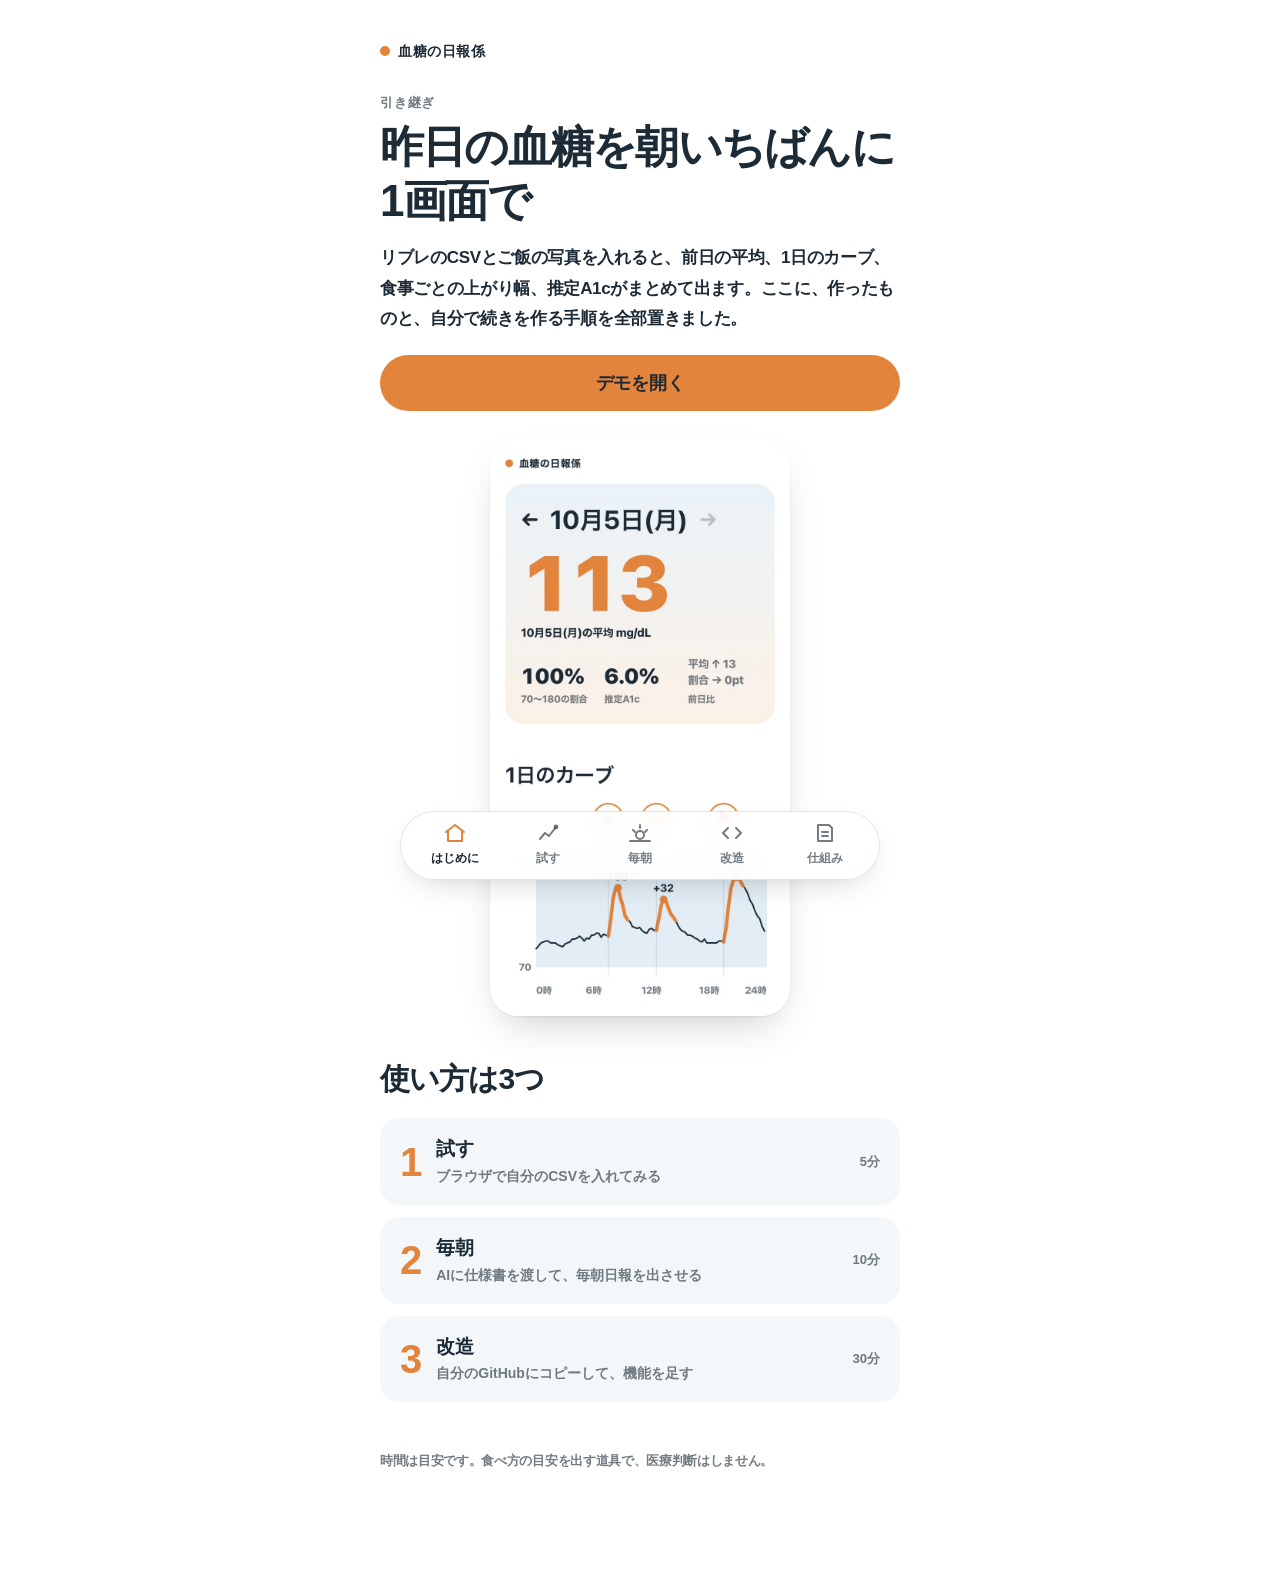
<file: hikitsugi/index.html>
<!doctype html>
<html lang="ja">
<head>
<meta charset="utf-8">
<meta name="viewport" content="width=device-width,initial-scale=1,viewport-fit=cover">
<meta name="color-scheme" content="light">
<meta name="robots" content="noindex">
<title>血糖の日報係 引き継ぎ</title>
<link rel="icon" href="data:image/svg+xml,%3Csvg xmlns='http://www.w3.org/2000/svg' viewBox='0 0 64 64'%3E%3Crect width='64' height='64' rx='14' fill='%23e3843c'/%3E%3Cpath d='M10 44 L24 30 L34 38 L54 16' fill='none' stroke='%231d2b36' stroke-width='7' stroke-linecap='round' stroke-linejoin='round'/%3E%3C/svg%3E">
<style>
:root{--ink:#1d2b36;--sub:rgba(29,43,54,.62);--acc:#e3843c;--sky:#e2edf5;--card:#f3f7fa;--rule:rgba(29,43,54,.12)}
*{box-sizing:border-box;margin:0;padding:0}
html{color-scheme:light;-webkit-text-size-adjust:100%}
body{background:#fff;color:var(--ink);font:800 16px/1.7 -apple-system,BlinkMacSystemFont,"Hiragino Sans","Hiragino Kaku Gothic ProN","Noto Sans JP",sans-serif;letter-spacing:-.02em;-webkit-font-smoothing:antialiased;line-break:strict;overflow-wrap:anywhere}
h1,h2,h3,.way b{word-break:keep-all}
a{color:inherit}
main{max-width:560px;margin:0 auto;padding:20px 20px calc(110px + env(safe-area-inset-bottom))}
section{display:none}
section.on{display:block;animation:in .28s cubic-bezier(.2,.7,.2,1)}
@keyframes in{from{opacity:0;transform:translateY(6px)}}
.brand{font-size:14px;letter-spacing:.04em}
.brand::before{content:"";display:inline-block;width:10px;height:10px;border-radius:50%;background:var(--acc);margin-right:8px}
.eyebrow{font-size:13px;color:var(--sub);letter-spacing:.06em}
h1{font-size:clamp(34px,10vw,44px);line-height:1.22;letter-spacing:-.04em;margin-top:6px}
h2{font-size:30px;line-height:1.28;letter-spacing:-.03em;margin-top:6px}
h3{font-size:20px;line-height:1.4}
p{font-weight:600}
.lead{font-size:17px;line-height:1.8;margin-top:16px}
.sub{color:var(--sub)}
.sky{margin-top:28px;padding:24px 20px;border-radius:24px;background:linear-gradient(180deg,#eaf2f8,#fcf1e7)}
.btn{display:flex;align-items:center;justify-content:center;gap:8px;min-height:56px;margin-top:20px;border-radius:999px;background:var(--acc);color:var(--ink);font-size:18px;text-decoration:none;transition:transform .12s cubic-bezier(.34,1.56,.64,1)}
.btn:active{transform:scale(.98)}
.btn.ghost{background:#fff;box-shadow:inset 0 0 0 2px var(--ink)}
.shot{display:block;width:78%;height:auto;max-width:300px;margin:28px auto 0;border-radius:28px;box-shadow:0 1px 2px rgba(29,43,54,.08),0 18px 40px -16px rgba(29,43,54,.28)}
.ways{display:grid;gap:12px;margin-top:20px}
.way{display:grid;grid-template-columns:auto 1fr auto;gap:4px 16px;align-items:center;padding:18px 20px;border-radius:20px;background:var(--card);text-decoration:none;cursor:pointer;border:0;font:inherit;color:inherit;text-align:left;width:100%}
.way .k{grid-row:span 2;font-size:40px;line-height:1;color:var(--acc);letter-spacing:-.05em;font-variant-numeric:tabular-nums}
.way b{font-size:19px;line-height:1.35}
.way span{font-size:14px;font-weight:600;color:var(--sub);line-height:1.5}
.way i{grid-row:span 2;font-style:normal;font-size:13px;color:var(--sub)}
.block{margin-top:44px}
.steps{list-style:none;counter-reset:s;margin-top:20px}
.steps>li{counter-increment:s;position:relative;padding:0 0 28px 52px}
.steps>li::before{content:counter(s);position:absolute;left:0;top:-2px;font-size:34px;line-height:1;color:var(--acc);letter-spacing:-.05em}
.steps>li:not(:last-child)::after{content:"";position:absolute;left:11px;top:44px;bottom:10px;width:2px;background:var(--sky)}
.steps p{font-size:15.5px;line-height:1.8;margin-top:4px}
code,.path{font-family:ui-monospace,"SF Mono",Menlo,monospace;font-weight:600;font-size:.88em;background:var(--card);padding:1px 6px;border-radius:6px;letter-spacing:0}
.note{margin-top:8px;padding:16px 18px;border-radius:16px;background:var(--card);font-size:14.5px;line-height:1.75}
.copy{position:relative;margin-top:12px;border-radius:16px;background:var(--card);padding:16px 18px 64px;font-weight:600;font-size:15px;line-height:1.8;white-space:pre-wrap}
.copy button,.cbtn{font:inherit;font-size:15px;cursor:pointer;border:0;border-radius:999px;background:var(--ink);color:#fff;padding:10px 18px;min-height:44px}
.copy button{position:absolute;right:12px;bottom:12px}
.cbtn{margin-top:12px}
.copied{background:var(--acc)!important;color:var(--ink)!important}
pre.out{margin-top:16px;padding:20px;border-radius:20px;background:linear-gradient(180deg,#eaf2f8,#fcf1e7);font:600 13.5px/1.75 ui-monospace,"SF Mono",Menlo,monospace;letter-spacing:0;white-space:pre-wrap;overflow-wrap:anywhere}
dl.map{margin-top:16px;border-top:1px solid var(--rule)}
dl.map div{display:grid;grid-template-columns:minmax(0,9.5em) 1fr;gap:12px;padding:14px 0;border-bottom:1px solid var(--rule)}
dl.map dt{font:600 13.5px/1.6 ui-monospace,"SF Mono",Menlo,monospace;letter-spacing:0}
dl.map dd{font-weight:600;font-size:14.5px;line-height:1.65}
ol.next{margin-top:16px;padding-left:1.4em}
ol.next li{padding:6px 0 10px}
ol.next li::marker{color:var(--acc)}
ol.next p{font-size:14.5px;line-height:1.75;color:var(--sub)}
.tbl{margin-top:16px;border-top:1px solid var(--rule)}
.tbl div{display:grid;grid-template-columns:7em 1fr;gap:12px;padding:12px 0;border-bottom:1px solid var(--rule)}
.tbl b{font-size:15px}
.tbl span{font-weight:600;font-size:14.5px;line-height:1.65}
.rules{list-style:none;margin-top:16px;display:grid;gap:10px}
.rules li{display:grid;grid-template-columns:4.6em 1fr;gap:12px;align-items:baseline;padding:14px 16px;border-radius:16px;background:var(--card)}
.rules b{font-size:15px;font-variant-numeric:tabular-nums}
.rules span{font-weight:600;font-size:14.5px;line-height:1.6}
.keep{display:grid;gap:12px;margin-top:16px}
.keep div{padding:18px 20px;border-radius:20px;background:var(--card)}
.keep p{font-size:14.5px;line-height:1.7;color:var(--sub);margin-top:2px}
.foot{margin-top:48px;font-size:13px;color:var(--sub)}
nav{position:fixed;left:50%;bottom:0;transform:translateX(-50%);width:100%;max-width:560px;display:flex;background:rgba(255,255,255,.9);-webkit-backdrop-filter:blur(14px);backdrop-filter:blur(14px);border-top:1px solid var(--rule);padding-bottom:env(safe-area-inset-bottom);z-index:9}
nav button{flex:1;display:flex;flex-direction:column;align-items:center;gap:3px;padding:9px 0 11px;border:0;background:none;font:inherit;font-size:12px;color:var(--sub);cursor:pointer;min-height:56px}
nav svg{width:24px;height:24px;fill:none;stroke:currentColor;stroke-width:2;stroke-linecap:round;stroke-linejoin:round}
nav button[aria-current=page]{color:var(--ink)}
nav button[aria-current=page] svg{stroke:var(--acc)}
:focus-visible{outline:3px solid var(--acc);outline-offset:2px}
@media(min-width:900px){main{padding-top:40px}nav{bottom:20px;border:1px solid var(--rule);border-radius:999px;max-width:480px;padding:0 8px;box-shadow:0 12px 32px -16px rgba(29,43,54,.3)}}
@media(prefers-reduced-motion:reduce){*{animation:none!important;transition:none!important}}
</style>
</head>
<body>
<main>
<p class="brand">血糖の日報係</p>

<section id="home">
  <p class="eyebrow" style="margin-top:28px">引き継ぎ</p>
  <h1>昨日の血糖を<wbr>朝いちばんに<wbr>1画面で</h1>
  <p class="lead">リブレのCSVとご飯の写真を入れると、前日の平均、1日のカーブ、食事ごとの上がり幅、推定A1cがまとめて出ます。ここに、作ったものと、自分で続きを作る手順を全部置きました。</p>
  <a class="btn" href="../" target="_blank" rel="noopener">デモを開く</a>
  <img class="shot" src="screen.jpg" alt="デモの画面。10月5日の平均113、目標内100%、推定A1c 6.0%、1日のカーブ" width="390" height="750">
  <div class="block">
    <h2>使い方は3つ</h2>
    <div class="ways">
      <button class="way" data-go="try"><span class="k">1</span><b>試す</b><i>5分</i><span>ブラウザで自分のCSVを入れてみる</span></button>
      <button class="way" data-go="daily"><span class="k">2</span><b>毎朝</b><i>10分</i><span>AIに仕様書を渡して、毎朝日報を出させる</span></button>
      <button class="way" data-go="build"><span class="k">3</span><b>改造</b><i>30分</i><span>自分のGitHubにコピーして、機能を足す</span></button>
    </div>
  </div>
  <p class="foot">時間は目安です。食べ方の目安を出す道具で、医療判断はしません。</p>
</section>

<section id="try">
  <p class="eyebrow" style="margin-top:28px">1 試す</p>
  <h2>自分のデータで<wbr>試す</h2>
  <ol class="steps">
    <li><h3>CSVを書き出す</h3><p>パソコンで libreview.com にログインし、「血糖値データのダウンロード」からCSVを保存します。スマホのLibreLinkアプリからは出せません。</p></li>
    <li><h3>デモに入れる</h3><p>デモのいちばん下「データを入れる」を開いて、CSVをドロップします。丸1日そろっている最後の日が出ます。</p></li>
    <li><h3>ご飯の写真を足す</h3><p>同じ欄に写真をまとめて入れると、撮った時刻で食事の位置が決まります。写真はこの端末の外に出ません。</p></li>
  </ol>
  <p class="note">Claude APIキーを入れた時だけ、写真から料理名と主食の量を読みます。入れなくても計算は全部動きます。</p>
  <a class="btn" href="../" target="_blank" rel="noopener">デモを開く</a>
</section>

<section id="daily">
  <p class="eyebrow" style="margin-top:28px">2 毎朝</p>
  <h2>毎朝の日報を<wbr>AIに出させる</h2>
  <p class="lead">デモは開いた時だけ動きます。毎朝読む形にしたい時は、AIに仕様書を覚えさせるのが早いです。</p>
  <ol class="steps">
    <li><h3>仕様書をコピー</h3><p>計算式とコメントのルールが全部入った文書です。</p><button class="cbtn" data-copy-url="../SPEC-for-AI.md">仕様書をコピー</button></li>
    <li><h3>AIに覚えさせる</h3><p>Claudeなら「プロジェクト」を作って「プロジェクトの指示」に貼ります。ChatGPTならGPTsの指示に貼ります。</p></li>
    <li><h3>朝に送る</h3><p>CSVと前日のご飯写真を送って「昨日の日報」とだけ書きます。</p></li>
    <li><h3>週末にまとめる</h3><p>1週間分のCSVで「今週の日報」と送ると、日ごとの表と、上がり幅の大きかった食事が出ます。</p></li>
  </ol>
  <div class="block">
    <h3>返ってくる日報</h3>
<pre class="out"># 10月5日（月）の日報

昨日の平均 113 mg/dL（前日 +13）
目標内の時間 100%（前日 ±0pt）
推定A1c 6.0%（GMI・推定値）

## 食事
### 19:30 焼肉＋白ごはん
食前 96 → ピーク 163（+67・75分後）
主食が多かったかも。白米を減らすか、野菜から食べる
戻りが遅い。食後に10分歩く

## きょうの1つ
夕食の白ごはんを半分にして、同じ焼肉で上がり幅がどう変わるか見る</pre>
  </div>
</section>

<section id="build">
  <p class="eyebrow" style="margin-top:28px">3 改造</p>
  <h2>自分のものにして<wbr>続きを作る</h2>
  <ol class="steps">
    <li><h3>Forkする</h3><p><a href="https://github.com/Yukitchy/kettou-nippou" target="_blank" rel="noopener">github.com/Yukitchy/kettou-nippou</a>を開いて、右上のForkを押します。自分のアカウントにコピーができます。</p></li>
    <li><h3>公開する</h3><p>コピーした方の Settings → Pages で、Branch を <code>main</code> と <code>/ (root)</code> にして Save。数分で <code>https://（あなたのID）.github.io/kettou-nippou/</code>で開けます。</p></li>
    <li><h3>AIに頼む</h3><p><code>SPEC-for-AI.md</code> と <code>engine/app.js</code> を丸ごと渡して、この文を送ります。「やりたいこと」の所だけ書き換えてください。</p>
<div class="copy" id="ask">この仕様書と app.js を読んでください。仕様書の計算式と出力の形は変えずに、次の機能を足してください: ＜やりたいこと＞<button data-copy="#ask">コピー</button></div></li>
  </ol>
  <div class="block">
    <h3>ファイルの地図</h3>
    <dl class="map">
      <div><dt>index.html</dt><dd>画面の骨組み。ボタンと入力欄だけ</dd></div>
      <div><dt>engine/app.js</dt><dd>中身は全部ここ。CSVの読み込み、食事ごとの計算、コメント、グラフ、写真の撮影時刻</dd></div>
      <div><dt>engine/style.css</dt><dd>見た目。白地、濃紺の文字、オレンジ、空色の4色</dd></div>
      <div><dt>packs/sample/</dt><dd>サンプル3日分。CSVはLibreViewと同じ形</dd></div>
      <div><dt>SPEC-for-AI.md</dt><dd>仕様書。計算式と出力の形</dd></div>
    </dl>
    <p class="note">使っている外部ライブラリは、写真の撮影時刻を読むexifrだけです。ビルドの手順はありません。ファイルを直してpushすれば公開ページも変わります。</p>
  </div>
  <div class="block">
    <h3>次に足すとよさそうなもの</h3>
    <ol class="next">
      <li>毎朝の自動配信<p>LibreViewには公開APIがありません。iPhoneのショートカットで朝にCSVを落としてAIへ送るか、週に1回まとめて見る形が現実的です。</p></li>
      <li>写真の中身の判定<p><code>app.js</code> の <code>ask()</code> がClaude APIの入口です。ChatGPTを使うなら、ここをOpenAIの画像読み取りに差し替えます。</p></li>
      <li>食事メモの手入力<p>写真がない食事を「12:30 カツ丼」と打てる欄。今は写真だけです。</p></li>
      <li>週のまとめ画面<p>7日分の平均、目標内の割合、上がり幅60以上の食事の一覧。仕様書の4章にあります。</p></li>
      <li>推定A1cの見せ方<p>病院の検査値とはずれます。画面でも「推定」のまま出してください。</p></li>
    </ol>
  </div>
</section>

<section id="how">
  <p class="eyebrow" style="margin-top:28px">仕組み</p>
  <h2>数字の出し方</h2>
  <div class="block" style="margin-top:28px">
    <h3>1日の値</h3>
    <div class="tbl">
      <div><b>平均</b><span>その日0時から24時までの全測定値の平均</span></div>
      <div><b>目標内</b><span>70以上180以下だった測定点の割合</span></div>
      <div><b>推定A1c</b><span>3.31 ＋ 0.02392 × 平均（GMIという推定式）</span></div>
      <div><b>前日比</b><span>平均と目標内の割合を、前の日と引き算</span></div>
    </div>
  </div>
  <div class="block">
    <h3>食事ごとの値</h3>
    <div class="tbl">
      <div><b>食前</b><span>食べた時刻の直前の値</span></div>
      <div><b>ピーク</b><span>食後120分以内のいちばん高い値</span></div>
      <div><b>上昇幅</b><span>ピーク − 食前</span></div>
      <div><b>2時間後</b><span>食後120分にいちばん近い値</span></div>
    </div>
  </div>
  <div class="block">
    <h3>コメントの出し方</h3>
    <ul class="rules">
      <li><b>+60以上</b><span>主食が多かったかも。白米を減らすか、野菜から食べる</span></li>
      <li><b>+30〜59</b><span>ふつうの上がり方</span></li>
      <li><b>+29以下</b><span>緩やか。この食べ方を続ける</span></li>
      <li><b>戻り</b><span>2時間後が食前より30以上高ければ「戻りが遅い。食後に10分歩く」を足す</span></li>
    </ul>
    <p class="note">叱る言葉は使いません。「かも」「〜してみる」で書きます。</p>
  </div>
  <div class="block">
    <h3>守ってほしいこと</h3>
    <div class="keep">
      <div><h3>医療判断をしない</h3><p>薬やインスリンの話はしません。出すのは食べ方の目安だけです。</p></div>
      <div><h3>データを外に出さない</h3><p>血糖と写真を外に送るのは、本人がAPIキーを入れた時だけにします。</p></div>
      <div><h3>A1cは「推定」と書く</h3><p>確定した値のように見せません。</p></div>
    </div>
  </div>
  <p class="foot">食べ方の目安であり、医療判断ではありません。</p>
</section>
</main>

<nav aria-label="ページ">
  <button data-go="home" aria-current="page"><svg viewBox="0 0 24 24"><path d="M3 11l9-7 9 7"/><path d="M5 10v10h14V10"/></svg>はじめに</button>
  <button data-go="try"><svg viewBox="0 0 24 24"><path d="M4 18l5-6 4 3 7-9"/><circle cx="20" cy="6" r="1.4"/></svg>試す</button>
  <button data-go="daily"><svg viewBox="0 0 24 24"><circle cx="12" cy="14" r="4"/><path d="M12 4v3M4.9 8.9l2.1 2.1M19.1 8.9L17 11M2 20h20"/></svg>毎朝</button>
  <button data-go="build"><svg viewBox="0 0 24 24"><path d="M8 7l-5 5 5 5M16 7l5 5-5 5"/></svg>改造</button>
  <button data-go="how"><svg viewBox="0 0 24 24"><path d="M5 4h11l3 3v13H5z"/><path d="M9 11h6M9 15h6"/></svg>仕組み</button>
</nav>

<script>
const ids=[...document.querySelectorAll('main>section')].map(s=>s.id);
function go(id,push){
  if(!ids.includes(id))id='home';
  document.querySelectorAll('main>section').forEach(s=>s.classList.toggle('on',s.id===id));
  document.querySelectorAll('nav button').forEach(b=>b.dataset.go===id?b.setAttribute('aria-current','page'):b.removeAttribute('aria-current'));
  if(push)history.replaceState(null,'','#'+id);
  scrollTo(0,0);
}
document.querySelectorAll('[data-go]').forEach(b=>b.onclick=()=>go(b.dataset.go,true));
addEventListener('hashchange',()=>go(location.hash.slice(1)));
go(location.hash.slice(1));
async function copyText(t,btn){
  try{await navigator.clipboard.writeText(t)}catch(e){const a=document.createElement('textarea');a.value=t;document.body.append(a);a.select();document.execCommand('copy');a.remove()}
  const o=btn.textContent;btn.textContent='コピーしました';btn.classList.add('copied');setTimeout(()=>{btn.textContent=o;btn.classList.remove('copied')},1600);
}
document.querySelectorAll('[data-copy]').forEach(b=>b.onclick=()=>{const el=document.querySelector(b.dataset.copy);copyText(el.firstChild.textContent.trim(),b)});
document.querySelectorAll('[data-copy-url]').forEach(b=>b.onclick=async()=>{try{copyText(await (await fetch(b.dataset.copyUrl)).text(),b)}catch(e){b.textContent='読めませんでした'}});
</script>
</body>
</html>
</file>
